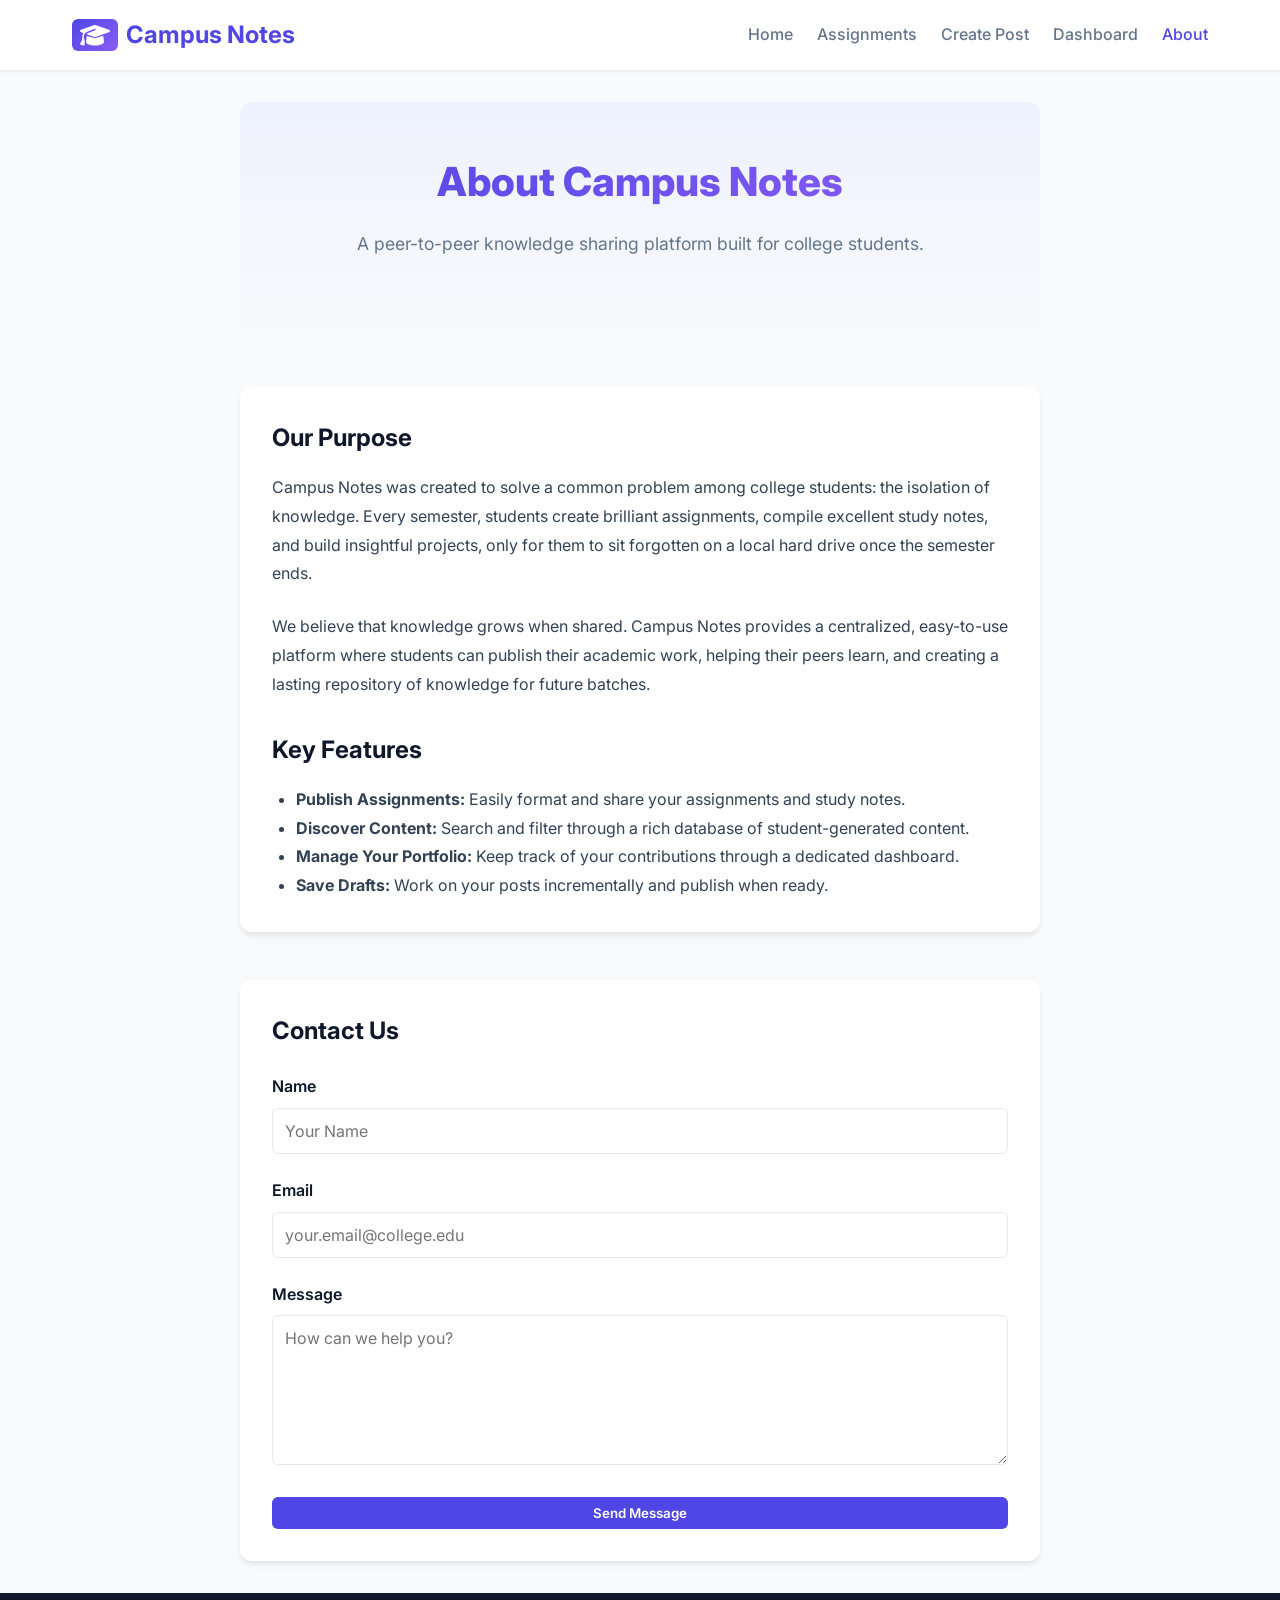
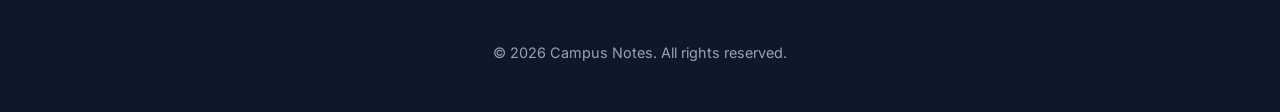
<file: about.html>
<!DOCTYPE html>
<html lang="en">
<head>
    <meta charset="UTF-8">
    <meta name="viewport" content="width=device-width, initial-scale=1.0">
    <title>About | Campus Notes</title>
    <!-- Google Fonts -->
    <link href="https://fonts.googleapis.com/css2?family=Inter:wght@400;500;600;700;800&display=swap" rel="stylesheet">
    <!-- Font Awesome -->
    <link rel="stylesheet" href="https://cdnjs.cloudflare.com/ajax/libs/font-awesome/6.4.0/css/all.min.css">
    <!-- Custom CSS -->
    <link rel="stylesheet" href="css/style.css">
</head>
<body>
    <nav class="navbar">
        <div class="nav-container">
            <a href="index.html" class="logo">
                <i class="fas fa-graduation-cap logo-icon"></i> Campus Notes
            </a>
            <ul class="nav-links" id="nav-links">
                <li><a href="index.html">Home</a></li>
                <li><a href="assignments.html">Assignments</a></li>
                <li><a href="create.html">Create Post</a></li>
                <li><a href="dashboard.html">Dashboard</a></li>
                <li><a href="about.html" class="active">About</a></li>
            </ul>
            <div class="hamburger" id="hamburger">
                <i class="fas fa-bars"></i>
            </div>
        </div>
    </nav>

    <main>
        <div style="max-width: 800px; margin: 0 auto;">
            <div class="hero" style="padding: 3rem 2rem;">
                <h1 style="font-size: 2.5rem; margin-bottom: 1rem; background: linear-gradient(135deg, var(--primary-color), var(--secondary-color)); -webkit-background-clip: text; -webkit-text-fill-color: transparent;">About Campus Notes</h1>
                <p style="font-size: 1.1rem; color: var(--text-light);">A peer-to-peer knowledge sharing platform built for college students.</p>
            </div>
            
            <div class="form-container" style="margin-bottom: 3rem;">
                <h2 style="font-size: 1.5rem; margin-bottom: 1rem; color: var(--text-dark);">Our Purpose</h2>
                <p style="margin-bottom: 1.5rem; color: #334155; line-height: 1.8;">
                    Campus Notes was created to solve a common problem among college students: the isolation of knowledge. Every semester, students create brilliant assignments, compile excellent study notes, and build insightful projects, only for them to sit forgotten on a local hard drive once the semester ends.
                </p>
                <p style="margin-bottom: 1.5rem; color: #334155; line-height: 1.8;">
                    We believe that knowledge grows when shared. Campus Notes provides a centralized, easy-to-use platform where students can publish their academic work, helping their peers learn, and creating a lasting repository of knowledge for future batches.
                </p>

                <h2 style="font-size: 1.5rem; margin-bottom: 1rem; margin-top: 2rem; color: var(--text-dark);">Key Features</h2>
                <ul style="list-style: disc; padding-left: 1.5rem; color: #334155; line-height: 1.8;">
                    <li><strong>Publish Assignments:</strong> Easily format and share your assignments and study notes.</li>
                    <li><strong>Discover Content:</strong> Search and filter through a rich database of student-generated content.</li>
                    <li><strong>Manage Your Portfolio:</strong> Keep track of your contributions through a dedicated dashboard.</li>
                    <li><strong>Save Drafts:</strong> Work on your posts incrementally and publish when ready.</li>
                </ul>
            </div>

            <div class="form-container">
                <h2 style="font-size: 1.5rem; margin-bottom: 1.5rem; color: var(--text-dark);">Contact Us</h2>
                <form onsubmit="event.preventDefault(); alert('Message sent successfully! (Demo functionality)'); this.reset();">
                    <div class="form-group">
                        <label>Name</label>
                        <input type="text" class="form-control" placeholder="Your Name" required>
                    </div>
                    <div class="form-group">
                        <label>Email</label>
                        <input type="email" class="form-control" placeholder="your.email@college.edu" required>
                    </div>
                    <div class="form-group">
                        <label>Message</label>
                        <textarea class="form-control" placeholder="How can we help you?" required></textarea>
                    </div>
                    <button type="submit" class="btn btn-primary" style="width: 100%;">Send Message</button>
                </form>
            </div>
        </div>
    </main>

    <footer>
        <div style="max-width: 1200px; margin: 0 auto; text-align: center;">
            <p style="color: #94a3b8; font-size: 0.9rem;">&copy; 2026 Campus Notes. All rights reserved.</p>
        </div>
    </footer>

    <!-- Custom JS -->
    <script src="js/script.js"></script>
</body>
</html>
</file>
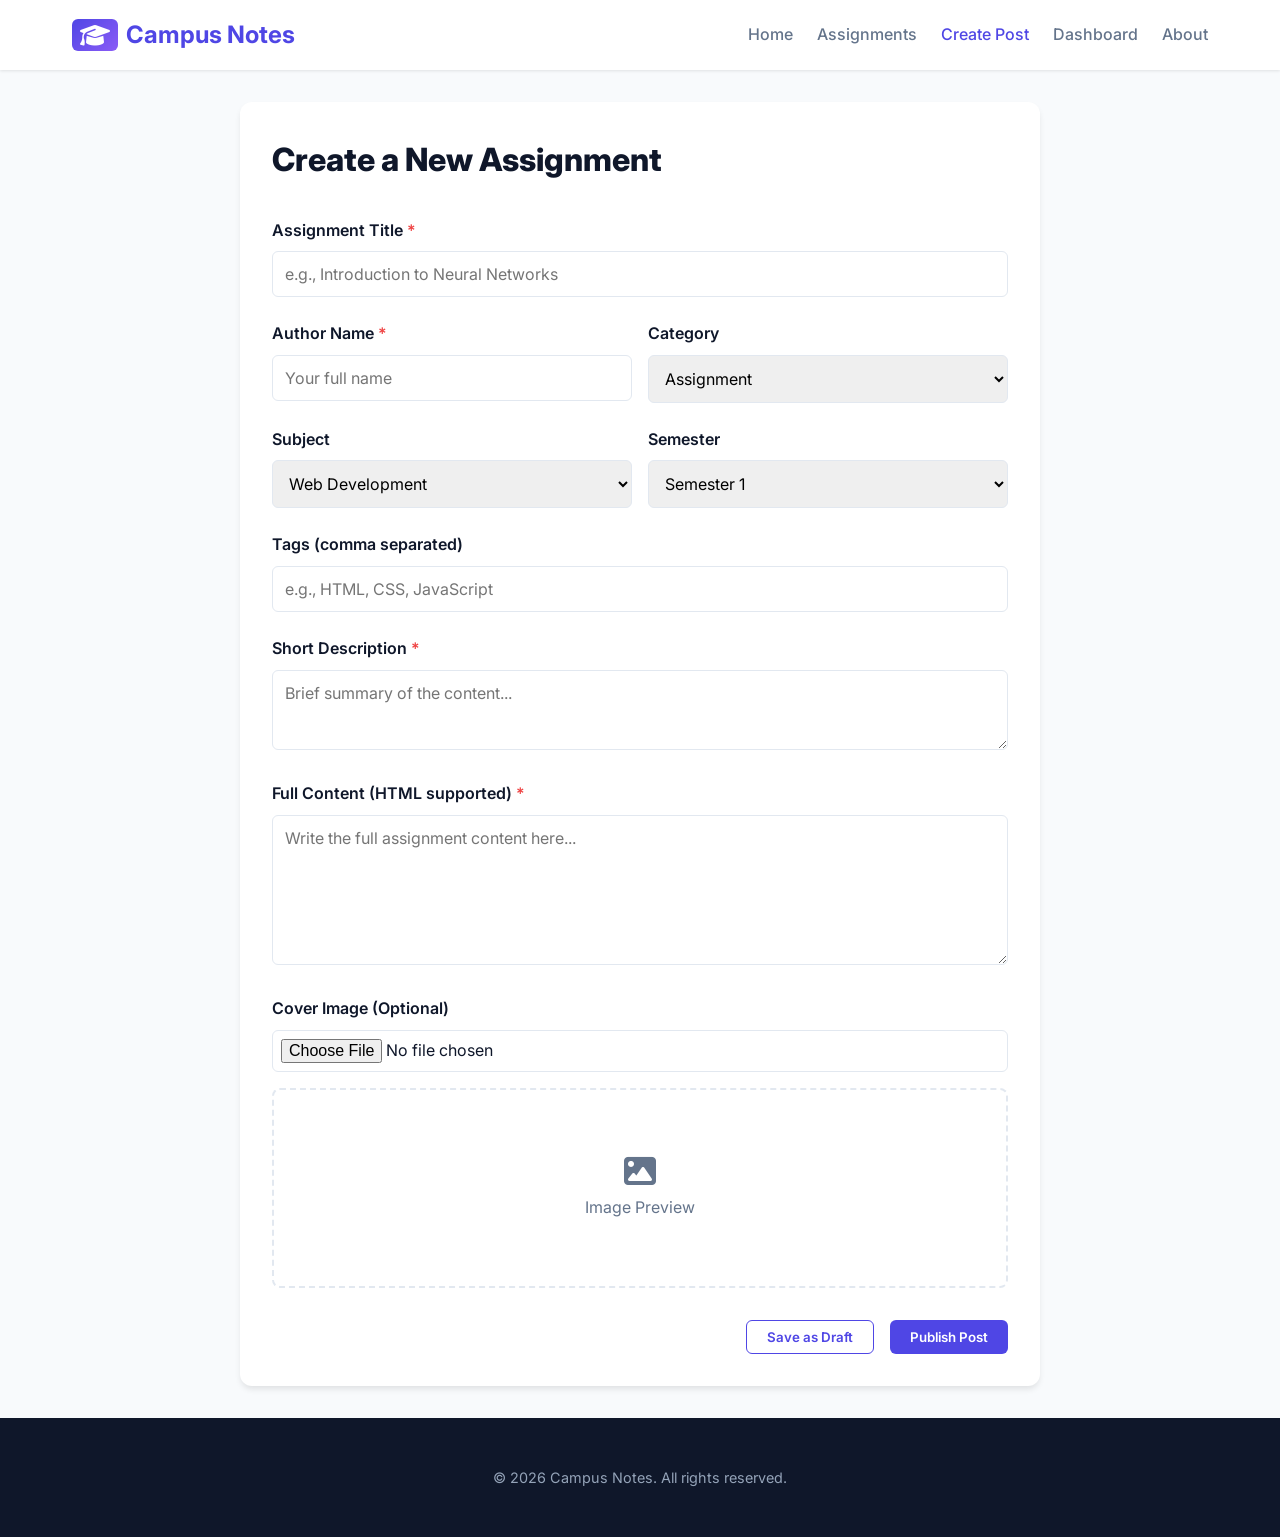
<file: create.html>
<!DOCTYPE html>
<html lang="en">
<head>
    <meta charset="UTF-8">
    <meta name="viewport" content="width=device-width, initial-scale=1.0">
    <title>Create Assignment | Campus Notes</title>
    <!-- Google Fonts -->
    <link href="https://fonts.googleapis.com/css2?family=Inter:wght@400;500;600;700;800&display=swap" rel="stylesheet">
    <!-- Font Awesome -->
    <link rel="stylesheet" href="https://cdnjs.cloudflare.com/ajax/libs/font-awesome/6.4.0/css/all.min.css">
    <!-- Custom CSS -->
    <link rel="stylesheet" href="css/style.css">
</head>
<body>
    <nav class="navbar">
        <div class="nav-container">
            <a href="index.html" class="logo">
                <i class="fas fa-graduation-cap logo-icon"></i> Campus Notes
            </a>
            <ul class="nav-links" id="nav-links">
                <li><a href="index.html">Home</a></li>
                <li><a href="assignments.html">Assignments</a></li>
                <li><a href="create.html" class="active">Create Post</a></li>
                <li><a href="dashboard.html">Dashboard</a></li>
                <li><a href="about.html">About</a></li>
            </ul>
            <div class="hamburger" id="hamburger">
                <i class="fas fa-bars"></i>
            </div>
        </div>
    </nav>

    <main>
        <div class="form-container">
            <h1 class="post-title" id="page-title" style="margin-bottom: 2rem; font-size: 2rem;">Create a New Assignment</h1>
            
            <form id="assignment-form">
                <div class="form-group">
                    <label for="title">Assignment Title <span style="color: var(--danger-color)">*</span></label>
                    <input type="text" id="title" class="form-control" placeholder="e.g., Introduction to Neural Networks" required>
                </div>
                
                <div class="form-group" style="display: grid; grid-template-columns: 1fr 1fr; gap: 1rem;">
                    <div>
                        <label for="author">Author Name <span style="color: var(--danger-color)">*</span></label>
                        <input type="text" id="author" class="form-control" placeholder="Your full name" required>
                    </div>
                    <div>
                        <label for="category">Category</label>
                        <select id="category" class="form-control">
                            <option value="Assignment">Assignment</option>
                            <option value="Notes">Study Notes</option>
                            <option value="Tutorial">Tutorial</option>
                            <option value="Project">Project Report</option>
                        </select>
                    </div>
                </div>

                <div class="form-group" style="display: grid; grid-template-columns: 1fr 1fr; gap: 1rem;">
                    <div>
                        <label for="subject">Subject</label>
                        <select id="subject" class="form-control">
                            <option value="Web Development">Web Development</option>
                            <option value="Database Management">Database Management</option>
                            <option value="Computer Networks">Computer Networks</option>
                            <option value="Operating Systems">Operating Systems</option>
                            <option value="Software Engineering">Software Engineering</option>
                            <option value="Data Structures">Data Structures</option>
                        </select>
                    </div>
                    <div>
                        <label for="semester">Semester</label>
                        <select id="semester" class="form-control">
                            <option value="Semester 1">Semester 1</option>
                            <option value="Semester 2">Semester 2</option>
                            <option value="Semester 3">Semester 3</option>
                            <option value="Semester 4">Semester 4</option>
                            <option value="Semester 5">Semester 5</option>
                            <option value="Semester 6">Semester 6</option>
                            <option value="Semester 7">Semester 7</option>
                            <option value="Semester 8">Semester 8</option>
                        </select>
                    </div>
                </div>

                <div class="form-group">
                    <label for="tags">Tags (comma separated)</label>
                    <input type="text" id="tags" class="form-control" placeholder="e.g., HTML, CSS, JavaScript">
                </div>

                <div class="form-group">
                    <label for="description">Short Description <span style="color: var(--danger-color)">*</span></label>
                    <textarea id="description" class="form-control" style="min-height: 80px;" placeholder="Brief summary of the content..." maxlength="150" required></textarea>
                </div>

                <div class="form-group">
                    <label for="content">Full Content (HTML supported) <span style="color: var(--danger-color)">*</span></label>
                    <textarea id="content" class="form-control" placeholder="Write the full assignment content here..." required></textarea>
                </div>

                <div class="form-group">
                    <label>Cover Image (Optional)</label>
                    <input type="file" id="image" class="form-control" accept="image/*" style="padding: 0.5rem;">
                    <div class="image-preview-container" id="preview-container">
                        <span style="color: var(--text-light);"><i class="fas fa-image" style="font-size: 2rem; display: block; margin-bottom: 0.5rem;"></i>Image Preview</span>
                        <img id="image-preview" class="image-preview" alt="Preview">
                    </div>
                </div>

                <div class="form-actions">
                    <button type="submit" value="draft" class="btn btn-outline" name="status">Save as Draft</button>
                    <button type="submit" value="published" class="btn btn-primary" name="status">Publish Post</button>
                </div>
            </form>
        </div>
    </main>

    <footer>
        <div style="max-width: 1200px; margin: 0 auto; text-align: center;">
            <p style="color: #94a3b8; font-size: 0.9rem;">&copy; 2026 Campus Notes. All rights reserved.</p>
        </div>
    </footer>

    <!-- Custom JS -->
    <script src="js/script.js"></script>
</body>
</html>
</file>
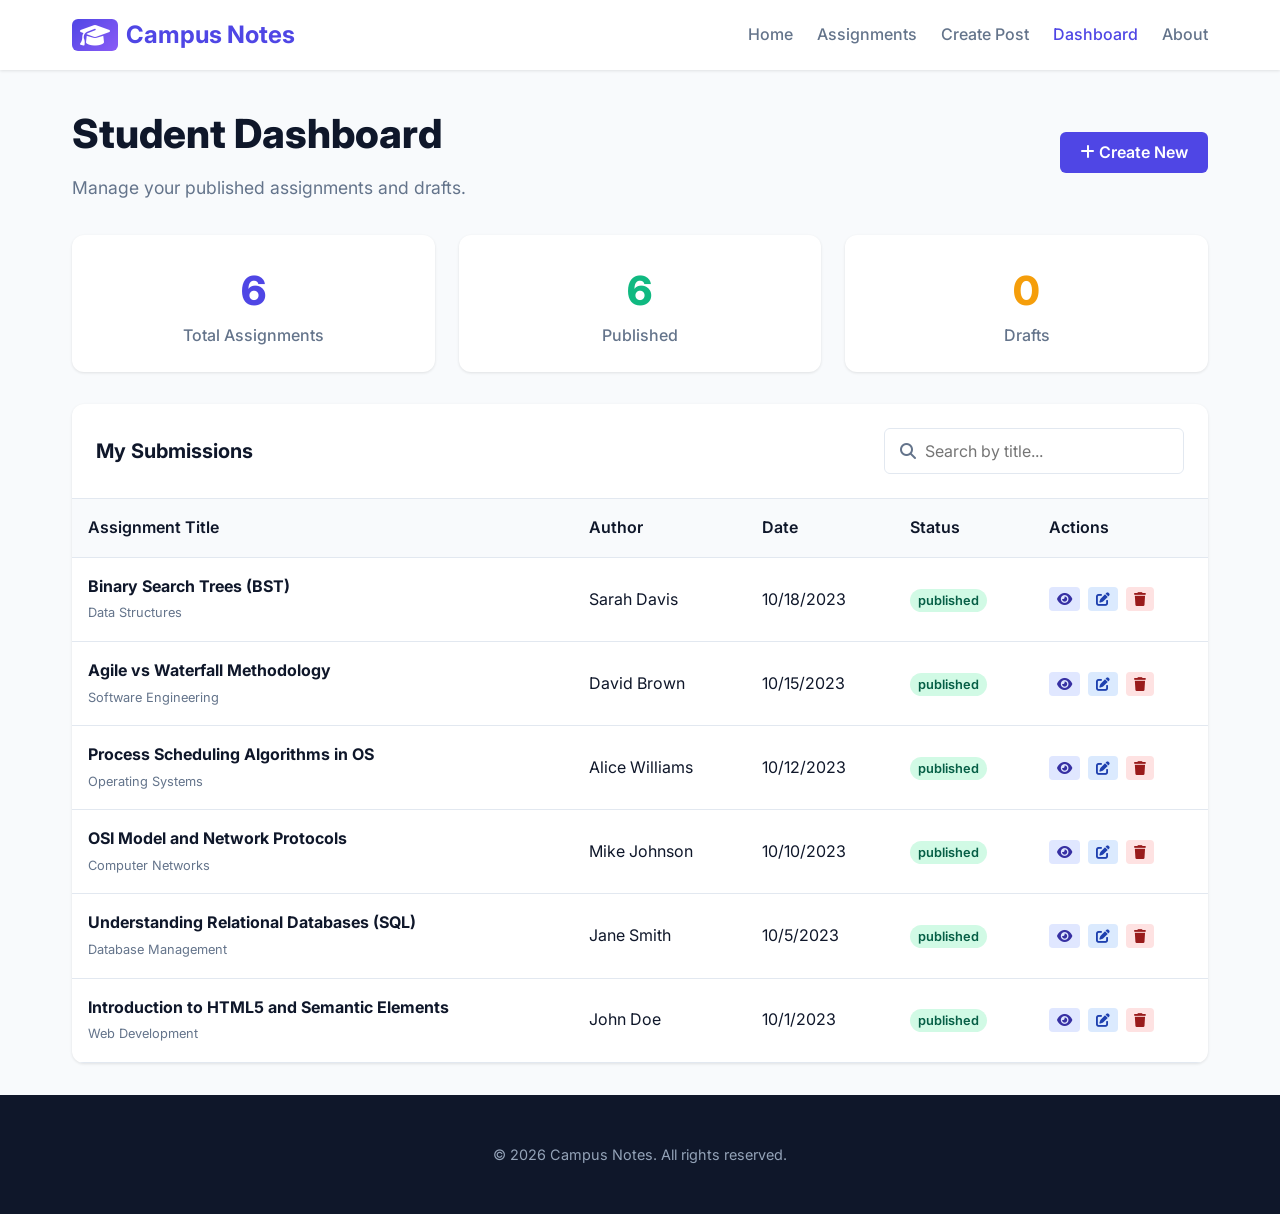
<file: dashboard.html>
<!DOCTYPE html>
<html lang="en">
<head>
    <meta charset="UTF-8">
    <meta name="viewport" content="width=device-width, initial-scale=1.0">
    <title>Student Dashboard | Campus Notes</title>
    <!-- Google Fonts -->
    <link href="https://fonts.googleapis.com/css2?family=Inter:wght@400;500;600;700;800&display=swap" rel="stylesheet">
    <!-- Font Awesome -->
    <link rel="stylesheet" href="https://cdnjs.cloudflare.com/ajax/libs/font-awesome/6.4.0/css/all.min.css">
    <!-- Custom CSS -->
    <link rel="stylesheet" href="css/style.css">
</head>
<body>
    <nav class="navbar">
        <div class="nav-container">
            <a href="index.html" class="logo">
                <i class="fas fa-graduation-cap logo-icon"></i> Campus Notes
            </a>
            <ul class="nav-links" id="nav-links">
                <li><a href="index.html">Home</a></li>
                <li><a href="assignments.html">Assignments</a></li>
                <li><a href="create.html">Create Post</a></li>
                <li><a href="dashboard.html" class="active">Dashboard</a></li>
                <li><a href="about.html">About</a></li>
            </ul>
            <div class="hamburger" id="hamburger">
                <i class="fas fa-bars"></i>
            </div>
        </div>
    </nav>

    <main>
        <div style="display: flex; justify-content: space-between; align-items: center; margin-bottom: 2rem; flex-wrap: wrap; gap: 1rem;">
            <div>
                <h1 class="post-title" style="margin-bottom: 0.5rem;">Student Dashboard</h1>
                <p style="color: var(--text-light); font-size: 1.1rem;">Manage your published assignments and drafts.</p>
            </div>
            <a href="create.html" class="btn btn-primary"><i class="fas fa-plus"></i> Create New</a>
        </div>

        <section class="dashboard-stats">
            <div class="stat-card">
                <div class="stat-value" id="stat-total">0</div>
                <div class="stat-label">Total Assignments</div>
            </div>
            <div class="stat-card">
                <div class="stat-value" id="stat-published" style="color: var(--success-color);">0</div>
                <div class="stat-label">Published</div>
            </div>
            <div class="stat-card">
                <div class="stat-value" id="stat-drafts" style="color: var(--warning-color);">0</div>
                <div class="stat-label">Drafts</div>
            </div>
        </section>

        <section class="dashboard-table-container">
            <div style="padding: 1.5rem; border-bottom: 1px solid var(--border-color); display: flex; justify-content: space-between; align-items: center; flex-wrap: wrap; gap: 1rem;">
                <h2 style="font-size: 1.25rem; margin: 0;">My Submissions</h2>
                <div style="position: relative; width: 300px;">
                    <i class="fas fa-search" style="position: absolute; left: 1rem; top: 50%; transform: translateY(-50%); color: var(--text-light);"></i>
                    <input type="text" id="dash-search" class="form-control" placeholder="Search by title..." style="padding-left: 2.5rem;">
                </div>
            </div>
            <div style="overflow-x: auto;">
                <table>
                    <thead>
                        <tr>
                            <th>Assignment Title</th>
                            <th>Author</th>
                            <th>Date</th>
                            <th>Status</th>
                            <th>Actions</th>
                        </tr>
                    </thead>
                    <tbody id="dashboard-tbody">
                        <!-- Populated by JS -->
                    </tbody>
                </table>
            </div>
        </section>
    </main>

    <footer>
        <div style="max-width: 1200px; margin: 0 auto; text-align: center;">
            <p style="color: #94a3b8; font-size: 0.9rem;">&copy; 2026 Campus Notes. All rights reserved.</p>
        </div>
    </footer>

    <!-- Custom JS -->
    <script src="js/script.js"></script>
</body>
</html>
</file>
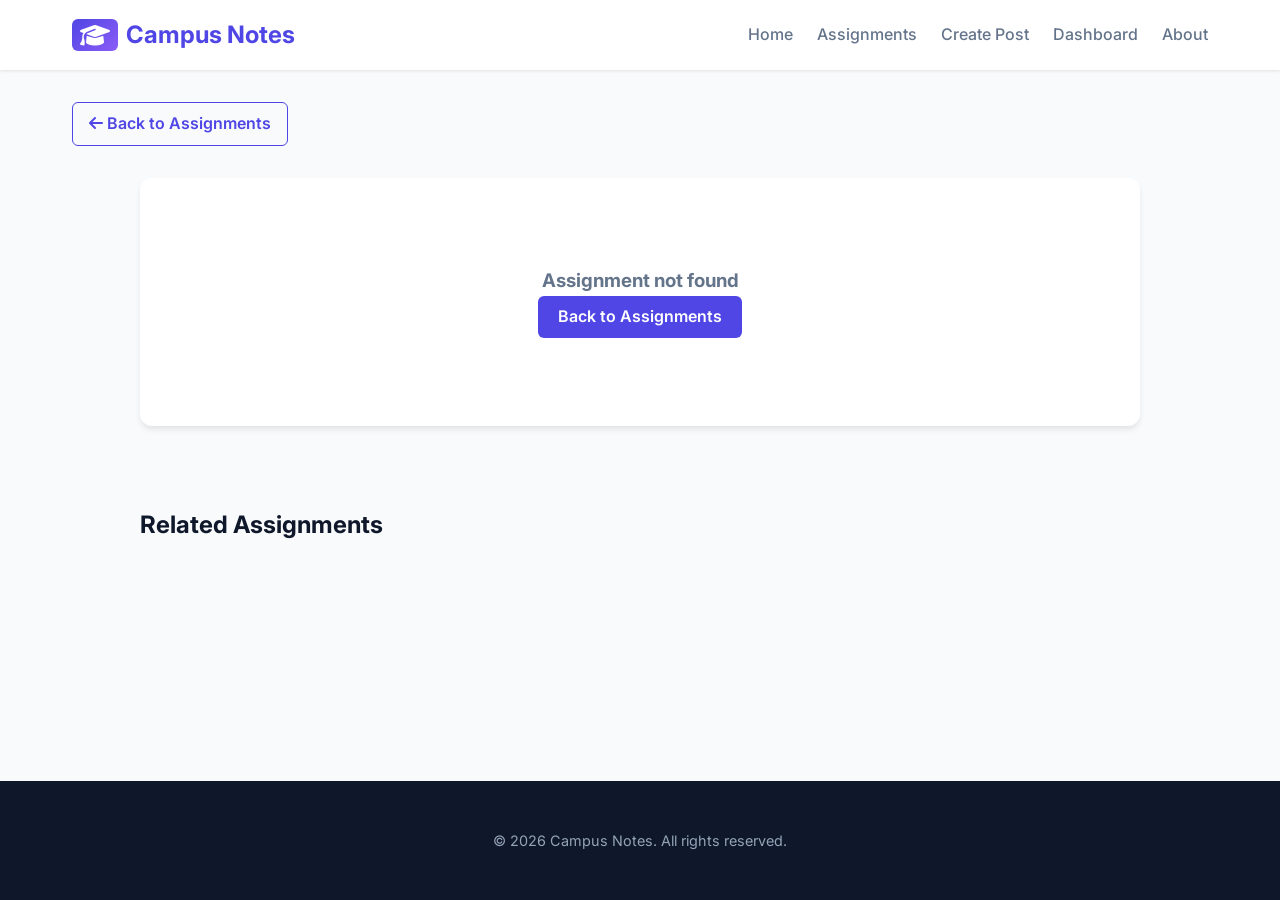
<file: post.html>
<!DOCTYPE html>
<html lang="en">
<head>
    <meta charset="UTF-8">
    <meta name="viewport" content="width=device-width, initial-scale=1.0">
    <title>Assignment | Campus Notes</title>
    <!-- Google Fonts -->
    <link href="https://fonts.googleapis.com/css2?family=Inter:wght@400;500;600;700;800&display=swap" rel="stylesheet">
    <!-- Font Awesome -->
    <link rel="stylesheet" href="https://cdnjs.cloudflare.com/ajax/libs/font-awesome/6.4.0/css/all.min.css">
    <!-- Custom CSS -->
    <link rel="stylesheet" href="css/style.css">
</head>
<body>
    <nav class="navbar">
        <div class="nav-container">
            <a href="index.html" class="logo">
                <i class="fas fa-graduation-cap logo-icon"></i> Campus Notes
            </a>
            <ul class="nav-links" id="nav-links">
                <li><a href="index.html">Home</a></li>
                <li><a href="assignments.html">Assignments</a></li>
                <li><a href="create.html">Create Post</a></li>
                <li><a href="dashboard.html">Dashboard</a></li>
                <li><a href="about.html">About</a></li>
            </ul>
            <div class="hamburger" id="hamburger">
                <i class="fas fa-bars"></i>
            </div>
        </div>
    </nav>

    <main>
        <div style="margin-bottom: 2rem;">
            <a href="assignments.html" class="btn btn-outline" style="padding: 0.5rem 1rem;"><i class="fas fa-arrow-left"></i> Back to Assignments</a>
        </div>

        <div style="display: grid; grid-template-columns: 1fr; gap: 2rem; max-width: 1000px; margin: 0 auto;">
            <!-- Post Content -->
            <article style="background-color: var(--card-bg); padding: 2.5rem; border-radius: 12px; box-shadow: 0 4px 6px -1px rgba(0,0,0,0.1);" id="post-container">
                <div id="post-content-container">
                    <!-- Populated by JS -->
                </div>
            </article>

            <!-- Related -->
            <aside style="margin-top: 3rem;">
                <h3 style="font-size: 1.5rem; margin-bottom: 1.5rem;">Related Assignments</h3>
                <div class="grid-cards" id="related-assignments">
                    <!-- Populated by JS -->
                </div>
            </aside>
        </div>
    </main>

    <footer>
        <div style="max-width: 1200px; margin: 0 auto; text-align: center;">
            <p style="color: #94a3b8; font-size: 0.9rem;">&copy; 2026 Campus Notes. All rights reserved.</p>
        </div>
    </footer>

    <!-- Custom JS -->
    <script src="js/script.js"></script>
</body>
</html>
</file>
<file: css/style.css>
:root {
    --primary-color: #4F46E5;
    --primary-hover: #4338CA;
    --secondary-color: #8B5CF6;
    --text-dark: #0F172A;
    --text-light: #64748B;
    --bg-color: #F8FAFC;
    --card-bg: #FFFFFF;
    --border-color: #E2E8F0;
    --danger-color: #EF4444;
    --success-color: #10B981;
    --warning-color: #F59E0B;
}

* {
    margin: 0;
    padding: 0;
    box-sizing: border-box;
    font-family: 'Inter', -apple-system, BlinkMacSystemFont, "Segoe UI", Roboto, Helvetica, Arial, sans-serif;
}

body {
    background-color: var(--bg-color);
    color: var(--text-dark);
    line-height: 1.6;
    display: flex;
    flex-direction: column;
    min-height: 100vh;
}

a {
    text-decoration: none;
    color: inherit;
}

ul {
    list-style: none;
}

/* Navbar */
.navbar {
    background-color: var(--card-bg);
    box-shadow: 0 1px 3px rgba(0,0,0,0.1);
    position: sticky;
    top: 0;
    z-index: 100;
}

.nav-container {
    max-width: 1200px;
    margin: 0 auto;
    padding: 1rem 2rem;
    display: flex;
    justify-content: space-between;
    align-items: center;
}

.logo {
    font-size: 1.5rem;
    font-weight: 700;
    color: var(--primary-color);
    display: flex;
    align-items: center;
    gap: 0.5rem;
}

.logo-icon {
    background: linear-gradient(135deg, var(--primary-color), var(--secondary-color));
    color: white;
    padding: 0.25rem 0.5rem;
    border-radius: 6px;
}

.nav-links {
    display: flex;
    gap: 1.5rem;
    align-items: center;
}

.nav-links a {
    font-weight: 500;
    color: var(--text-light);
    transition: color 0.2s;
}

.nav-links a:hover, .nav-links a.active {
    color: var(--primary-color);
}

.btn {
    padding: 0.5rem 1.25rem;
    border-radius: 6px;
    font-weight: 600;
    cursor: pointer;
    border: none;
    transition: all 0.2s;
    text-align: center;
    display: inline-block;
}

.btn-primary {
    background-color: var(--primary-color);
    color: white;
}

.btn-primary:hover {
    background-color: var(--primary-hover);
}

.btn-outline {
    border: 1px solid var(--primary-color);
    color: var(--primary-color);
    background: transparent;
}

.btn-outline:hover {
    background-color: var(--primary-color);
    color: white;
}

.btn-danger {
    background-color: var(--danger-color);
    color: white;
}
.btn-success {
    background-color: var(--success-color);
    color: white;
}

.hamburger {
    display: none;
    cursor: pointer;
    font-size: 1.5rem;
    color: var(--text-dark);
}

/* Main Content */
main {
    flex: 1;
    max-width: 1200px;
    margin: 0 auto;
    padding: 2rem;
    width: 100%;
}

/* Hero Section */
.hero {
    text-align: center;
    padding: 4rem 2rem;
    background: linear-gradient(to bottom, #EEF2FF, var(--bg-color));
    border-radius: 12px;
    margin-bottom: 3rem;
}

.hero h1 {
    font-size: 3rem;
    font-weight: 800;
    color: var(--text-dark);
    margin-bottom: 1rem;
    background: linear-gradient(135deg, var(--primary-color), var(--secondary-color));
    -webkit-background-clip: text;
    -webkit-text-fill-color: transparent;
}

.hero p {
    font-size: 1.25rem;
    color: var(--text-light);
    margin-bottom: 2rem;
    max-width: 600px;
    margin-left: auto;
    margin-right: auto;
}

.hero-btns {
    display: flex;
    gap: 1rem;
    justify-content: center;
}

/* Section Titles */
.section-title {
    font-size: 1.75rem;
    font-weight: 700;
    margin-bottom: 1.5rem;
    color: var(--text-dark);
}

/* Grid Layouts */
.grid-cards {
    display: grid;
    grid-template-columns: repeat(auto-fill, minmax(300px, 1fr));
    gap: 2rem;
    margin-bottom: 3rem;
}

/* Card Styles */
.card {
    background-color: var(--card-bg);
    border-radius: 12px;
    box-shadow: 0 4px 6px -1px rgba(0,0,0,0.1), 0 2px 4px -1px rgba(0,0,0,0.06);
    overflow: hidden;
    transition: transform 0.2s, box-shadow 0.2s;
    display: flex;
    flex-direction: column;
}

.card:hover {
    transform: translateY(-5px);
    box-shadow: 0 10px 15px -3px rgba(0,0,0,0.1), 0 4px 6px -2px rgba(0,0,0,0.05);
}

.card-img {
    width: 100%;
    height: 180px;
    object-fit: cover;
    background-color: var(--border-color);
}

.card-body {
    padding: 1.5rem;
    flex: 1;
    display: flex;
    flex-direction: column;
}

.card-meta {
    font-size: 0.85rem;
    color: var(--text-light);
    margin-bottom: 0.5rem;
    display: flex;
    justify-content: space-between;
}

.card-badge {
    background-color: #EEF2FF;
    color: var(--primary-color);
    padding: 0.2rem 0.5rem;
    border-radius: 4px;
    font-weight: 600;
}

.card-title {
    font-size: 1.25rem;
    font-weight: 700;
    margin-bottom: 0.5rem;
    color: var(--text-dark);
}

.card-desc {
    color: var(--text-light);
    font-size: 0.95rem;
    margin-bottom: 1rem;
    flex: 1;
}

.card-footer {
    display: flex;
    justify-content: space-between;
    align-items: center;
    border-top: 1px solid var(--border-color);
    padding-top: 1rem;
    margin-top: auto;
}

.card-author {
    font-size: 0.9rem;
    font-weight: 500;
}

.tag-list {
    display: flex;
    flex-wrap: wrap;
    gap: 0.5rem;
    margin-bottom: 1rem;
}

.tag {
    font-size: 0.75rem;
    background-color: var(--border-color);
    color: var(--text-dark);
    padding: 0.2rem 0.5rem;
    border-radius: 12px;
}

/* Footer */
footer {
    background-color: var(--text-dark);
    color: white;
    padding: 3rem 2rem;
    text-align: center;
    margin-top: auto;
}

/* Forms */
.form-container {
    background-color: var(--card-bg);
    padding: 2rem;
    border-radius: 12px;
    box-shadow: 0 4px 6px -1px rgba(0,0,0,0.1);
    max-width: 800px;
    margin: 0 auto;
}

.form-group {
    margin-bottom: 1.5rem;
}

.form-group label {
    display: block;
    font-weight: 600;
    margin-bottom: 0.5rem;
}

.form-control {
    width: 100%;
    padding: 0.75rem;
    border: 1px solid var(--border-color);
    border-radius: 6px;
    font-size: 1rem;
    transition: border-color 0.2s;
}

.form-control:focus {
    outline: none;
    border-color: var(--primary-color);
    box-shadow: 0 0 0 3px rgba(79, 70, 229, 0.2);
}

textarea.form-control {
    min-height: 150px;
    resize: vertical;
}

.image-preview-container {
    margin-top: 1rem;
    border: 2px dashed var(--border-color);
    border-radius: 8px;
    padding: 1rem;
    text-align: center;
    position: relative;
    min-height: 200px;
    display: flex;
    justify-content: center;
    align-items: center;
}

.image-preview {
    max-width: 100%;
    max-height: 300px;
    display: none;
    border-radius: 6px;
}

.form-actions {
    display: flex;
    gap: 1rem;
    justify-content: flex-end;
    margin-top: 2rem;
}

/* Search and Filter */
.filter-section {
    background-color: var(--card-bg);
    padding: 1.5rem;
    border-radius: 12px;
    box-shadow: 0 1px 3px rgba(0,0,0,0.1);
    margin-bottom: 2rem;
    display: flex;
    gap: 1rem;
    flex-wrap: wrap;
    align-items: center;
}

.search-bar {
    flex: 1;
    min-width: 250px;
}

/* Post Details */
.post-header {
    margin-bottom: 2rem;
}

.post-meta-top {
    display: flex;
    gap: 1rem;
    color: var(--text-light);
    margin-bottom: 1rem;
    font-size: 0.9rem;
}

.post-title {
    font-size: 2.5rem;
    font-weight: 800;
    margin-bottom: 1rem;
}

.post-hero-img {
    width: 100%;
    height: 400px;
    object-fit: cover;
    border-radius: 12px;
    margin-bottom: 2rem;
    background-color: var(--border-color);
}

.post-content {
    font-size: 1.1rem;
    color: #334155;
    line-height: 1.8;
}

.post-content p {
    margin-bottom: 1.5rem;
}

/* Dashboard */
.dashboard-stats {
    display: grid;
    grid-template-columns: repeat(auto-fit, minmax(200px, 1fr));
    gap: 1.5rem;
    margin-bottom: 2rem;
}

.stat-card {
    background-color: var(--card-bg);
    padding: 1.5rem;
    border-radius: 12px;
    box-shadow: 0 1px 3px rgba(0,0,0,0.1);
    text-align: center;
}

.stat-value {
    font-size: 2.5rem;
    font-weight: 800;
    color: var(--primary-color);
}

.stat-label {
    color: var(--text-light);
    font-weight: 500;
}

.dashboard-table-container {
    background-color: var(--card-bg);
    border-radius: 12px;
    box-shadow: 0 1px 3px rgba(0,0,0,0.1);
    overflow-x: auto;
}

table {
    width: 100%;
    border-collapse: collapse;
}

th, td {
    padding: 1rem;
    text-align: left;
    border-bottom: 1px solid var(--border-color);
}

th {
    background-color: #F8FAFC;
    font-weight: 600;
    color: var(--text-dark);
}

.status-badge {
    padding: 0.25rem 0.5rem;
    border-radius: 12px;
    font-size: 0.8rem;
    font-weight: 600;
}

.status-published {
    background-color: #D1FAE5;
    color: #065F46;
}

.status-draft {
    background-color: #FEF3C7;
    color: #92400E;
}

.action-btns {
    display: flex;
    gap: 0.5rem;
}

.action-btn {
    padding: 0.25rem 0.5rem;
    border-radius: 4px;
    font-size: 0.85rem;
    border: none;
    cursor: pointer;
}

.edit-btn { background-color: #DBEAFE; color: #1E40AF; }
.delete-btn { background-color: #FEE2E2; color: #991B1B; }
.view-btn { background-color: #E0E7FF; color: #3730A3; }

/* Toast Notification */
.toast-container {
    position: fixed;
    bottom: 2rem;
    right: 2rem;
    z-index: 1000;
}

.toast {
    background-color: var(--text-dark);
    color: white;
    padding: 1rem 1.5rem;
    border-radius: 8px;
    margin-top: 0.5rem;
    box-shadow: 0 4px 6px rgba(0,0,0,0.1);
    opacity: 0;
    transform: translateY(20px);
    transition: all 0.3s ease;
}

.toast.show {
    opacity: 1;
    transform: translateY(0);
}

.toast.success { border-left: 4px solid var(--success-color); }
.toast.error { border-left: 4px solid var(--danger-color); }

/* Responsive */
@media (max-width: 768px) {
    .hamburger { display: block; }
    .nav-links {
        display: none;
        position: absolute;
        top: 100%;
        left: 0;
        width: 100%;
        background-color: var(--card-bg);
        flex-direction: column;
        padding: 1rem 0;
        box-shadow: 0 4px 6px -1px rgba(0,0,0,0.1);
    }
    .nav-links.active { display: flex; }
    .nav-links li { width: 100%; text-align: center; }
    
    .hero h1 { font-size: 2rem; }
    .post-title { font-size: 1.75rem; }
    .post-hero-img { height: 250px; }
    
    .filter-section { flex-direction: column; align-items: stretch; }
    .hero-btns { flex-direction: column; }
}

/* Empty State */
.empty-state {
    text-align: center;
    padding: 3rem 1rem;
    color: var(--text-light);
}

.empty-state i {
    font-size: 3rem;
    margin-bottom: 1rem;
    color: var(--border-color);
}
</file>
